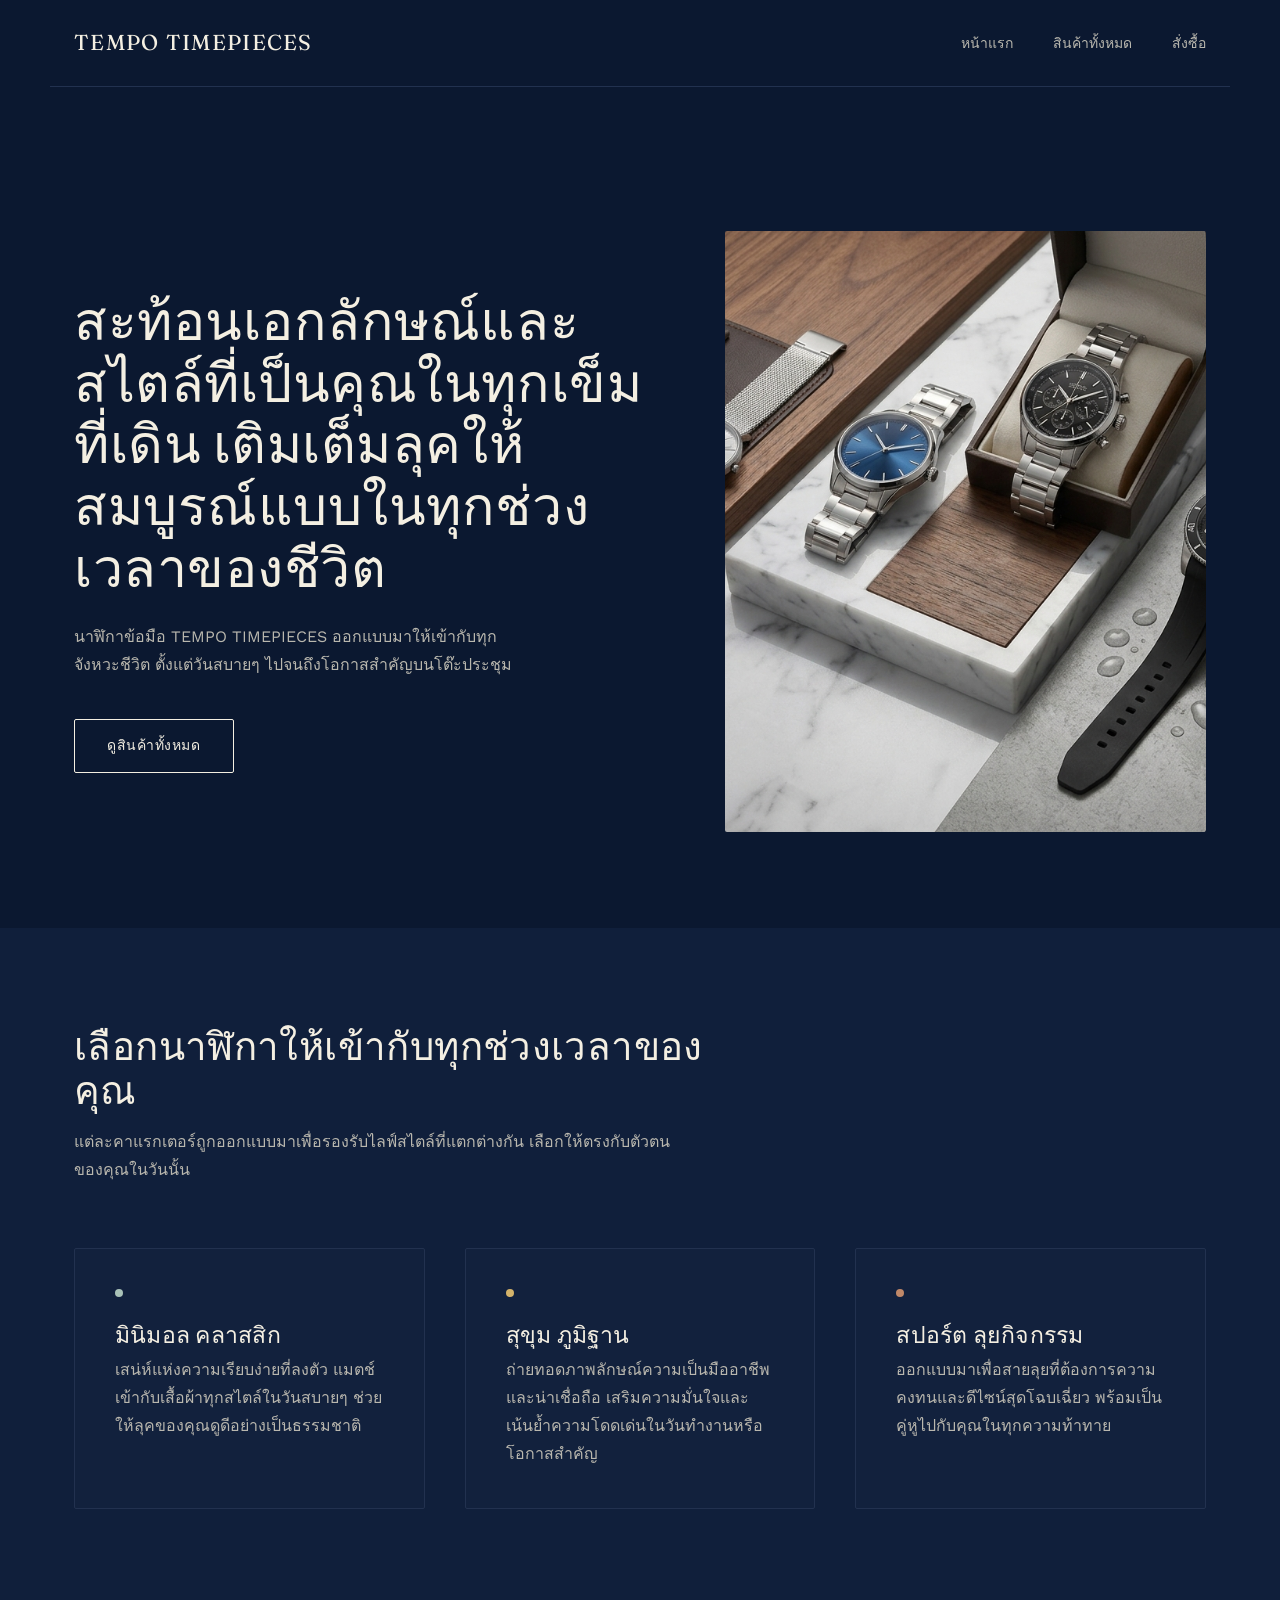
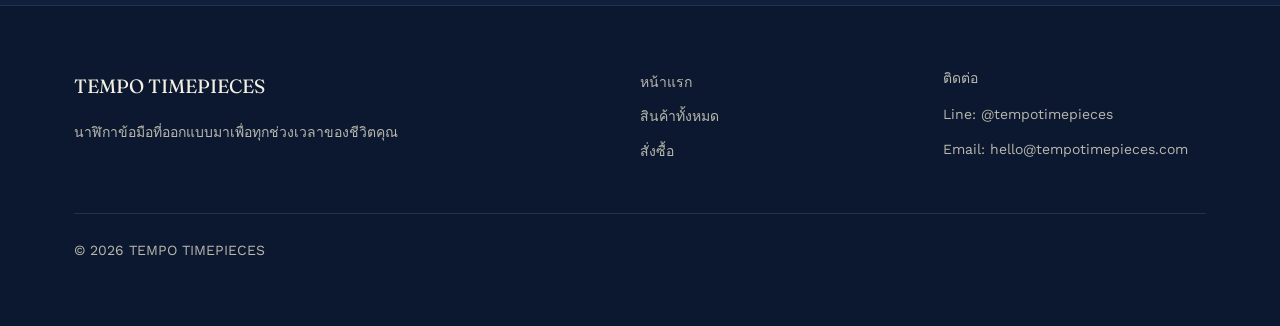
<file: landing page/index.html>
<!doctype html>
<html lang="th">
<head>
  <meta charset="UTF-8">
  <meta name="viewport" content="width=device-width, initial-scale=1.0">
  <title>TEMPO TIMEPIECES — นาฬิกาข้อมือที่เป็นคุณในทุกช่วงเวลา</title>
  <meta name="description" content="สะท้อนเอกลักษณ์และสไตล์ที่เป็นคุณในทุกเข็มที่เดิน เติมเต็มลุคให้สมบูรณ์แบบในทุกช่วงเวลาของชีวิต">
  <link rel="stylesheet" href="style.css">
</head>
<body>

  <header class="navbar container">
    <a href="index.html" class="navbar__logo">TEMPO TIMEPIECES</a>
    <nav class="navbar__links">
      <a href="index.html">หน้าแรก</a>
      <a href="product.html">สินค้าทั้งหมด</a>
      <a href="order.html">สั่งซื้อ</a>
    </nav>
    <button class="navbar__toggle" aria-label="เปิดเมนู">☰</button>
  </header>

  <!-- Hero -->
  <section class="hero container">
    <div class="hero__content">
      <h1 class="hero__title">สะท้อนเอกลักษณ์และสไตล์ที่เป็นคุณในทุกเข็มที่เดิน เติมเต็มลุคให้สมบูรณ์แบบในทุกช่วงเวลาของชีวิต</h1>
      <p class="hero__desc">นาฬิกาข้อมือ TEMPO TIMEPIECES ออกแบบมาให้เข้ากับทุกจังหวะชีวิต ตั้งแต่วันสบายๆ ไปจนถึงโอกาสสำคัญบนโต๊ะประชุม</p>
      <a href="product.html" class="btn">ดูสินค้าทั้งหมด</a>
    </div>
    <div class="hero__image">
      <img src="images/hero-banner.jpg" alt="TEMPO TIMEPIECES">
    </div>
  </section>

  <!-- Mood -->
  <section class="section section--alt">
    <div class="container">
      <div class="section-head">
        <h2>เลือกนาฬิกาให้เข้ากับทุกช่วงเวลาของคุณ</h2>
        <p>แต่ละคาแรกเตอร์ถูกออกแบบมาเพื่อรองรับไลฟ์สไตล์ที่แตกต่างกัน เลือกให้ตรงกับตัวตนของคุณในวันนั้น</p>
      </div>

      <div class="grid grid-3">
        <a href="product.html?mood=minimal" class="mood-card" data-mood="minimal">
          <span class="mood-card__dot"></span>
          <h3>มินิมอล คลาสสิก</h3>
          <p>เสน่ห์แห่งความเรียบง่ายที่ลงตัว แมตช์เข้ากับเสื้อผ้าทุกสไตล์ในวันสบายๆ ช่วยให้ลุคของคุณดูดีอย่างเป็นธรรมชาติ</p>
        </a>

        <a href="product.html?mood=executive" class="mood-card" data-mood="executive">
          <span class="mood-card__dot"></span>
          <h3>สุขุม ภูมิฐาน</h3>
          <p>ถ่ายทอดภาพลักษณ์ความเป็นมืออาชีพและน่าเชื่อถือ เสริมความมั่นใจและเน้นย้ำความโดดเด่นในวันทำงานหรือโอกาสสำคัญ</p>
        </a>

        <a href="product.html?mood=sport" class="mood-card" data-mood="sport">
          <span class="mood-card__dot"></span>
          <h3>สปอร์ต ลุยกิจกรรม</h3>
          <p>ออกแบบมาเพื่อสายลุยที่ต้องการความคงทนและดีไซน์สุดโฉบเฉี่ยว พร้อมเป็นคู่หูไปกับคุณในทุกความท้าทาย</p>
        </a>
      </div>
    </div>
  </section>

  <footer class="footer">
    <div class="container">
      <div class="footer__grid">
        <div>
          <p class="footer__logo">TEMPO TIMEPIECES</p>
          <p class="muted">นาฬิกาข้อมือที่ออกแบบมาเพื่อทุกช่วงเวลาของชีวิตคุณ</p>
        </div>
        <div>
          <ul class="footer__links">
            <li><a href="index.html">หน้าแรก</a></li>
            <li><a href="product.html">สินค้าทั้งหมด</a></li>
            <li><a href="order.html">สั่งซื้อ</a></li>
          </ul>
        </div>
        <div>
          <h4>ติดต่อ</h4>
          <ul class="footer__links">
            <li>Line: @tempotimepieces</li>
            <li>Email: hello@tempotimepieces.com</li>
          </ul>
        </div>
      </div>
      <div class="footer__bottom">
        <span>© 2026 TEMPO TIMEPIECES</span>
      </div>
    </div>
  </footer>

  <script src="script.js"></script>
</body>
</html>
</file>
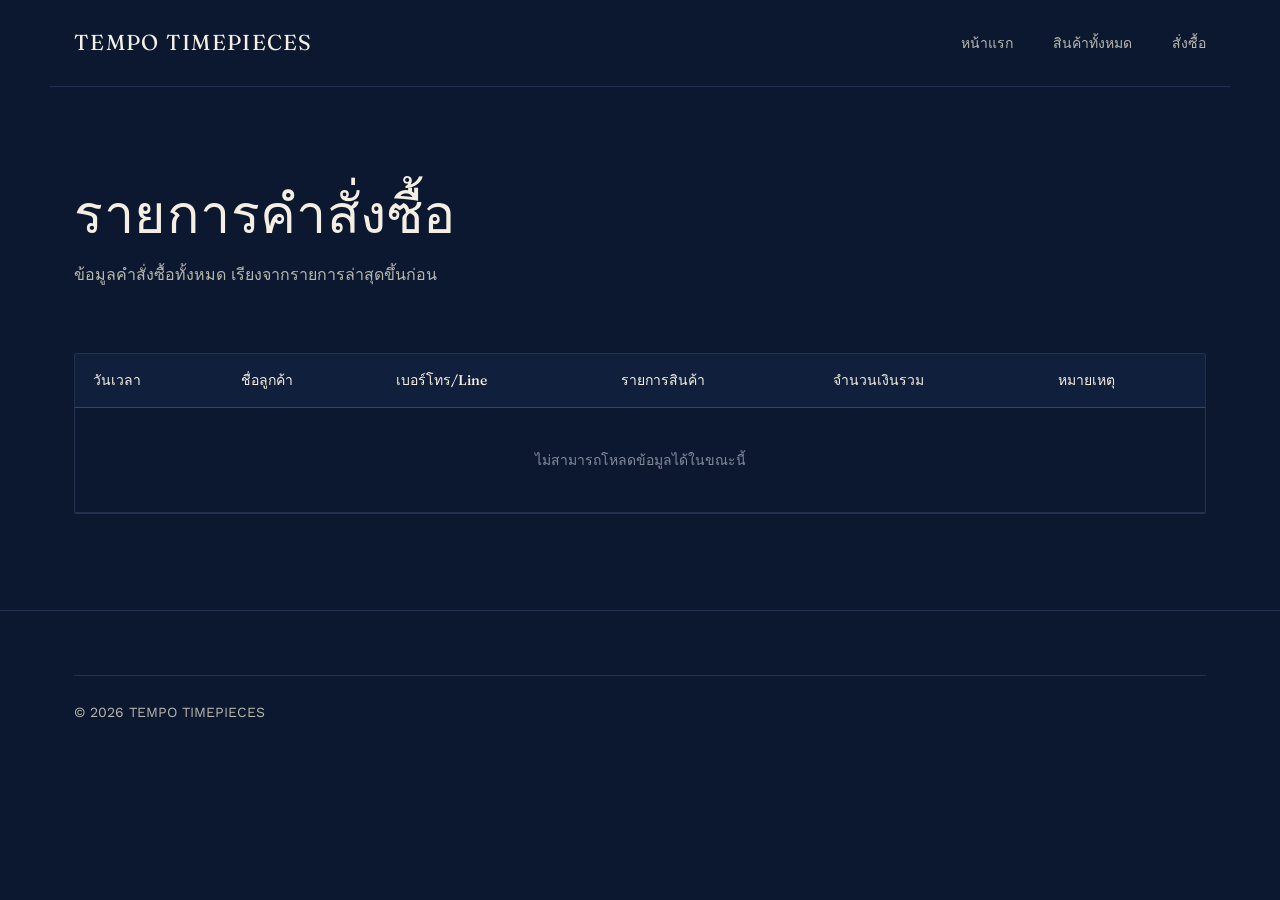
<file: landing page/admin.html>
<!doctype html>
<html lang="th">
<head>
  <meta charset="UTF-8">
  <meta name="viewport" content="width=device-width, initial-scale=1.0">
  <title>รายการคำสั่งซื้อ — TEMPO TIMEPIECES</title>
  <link rel="stylesheet" href="style.css">
</head>
<body>

  <header class="navbar container">
    <a href="index.html" class="navbar__logo">TEMPO TIMEPIECES</a>
    <nav class="navbar__links">
      <a href="index.html">หน้าแรก</a>
      <a href="product.html">สินค้าทั้งหมด</a>
      <a href="order.html">สั่งซื้อ</a>
    </nav>
    <button class="navbar__toggle" aria-label="เปิดเมนู">☰</button>
  </header>

  <section class="section">
    <div class="container">
      <div class="section-head">
        <h1>รายการคำสั่งซื้อ</h1>
        <p>ข้อมูลคำสั่งซื้อทั้งหมด เรียงจากรายการล่าสุดขึ้นก่อน</p>
      </div>

      <div class="table-wrap">
        <table id="ordersTable" class="table">
          <thead>
            <tr>
              <th>วันเวลา</th>
              <th>ชื่อลูกค้า</th>
              <th>เบอร์โทร/Line</th>
              <th>รายการสินค้า</th>
              <th>จำนวนเงินรวม</th>
              <th>หมายเหตุ</th>
            </tr>
          </thead>
          <tbody>
            <tr><td colspan="6">กำลังโหลดข้อมูล...</td></tr>
          </tbody>
        </table>
      </div>
    </div>
  </section>

  <footer class="footer">
    <div class="container">
      <div class="footer__bottom">
        <span>© 2026 TEMPO TIMEPIECES</span>
      </div>
    </div>
  </footer>

  <script src="script.js"></script>
</body>
</html>
</file>
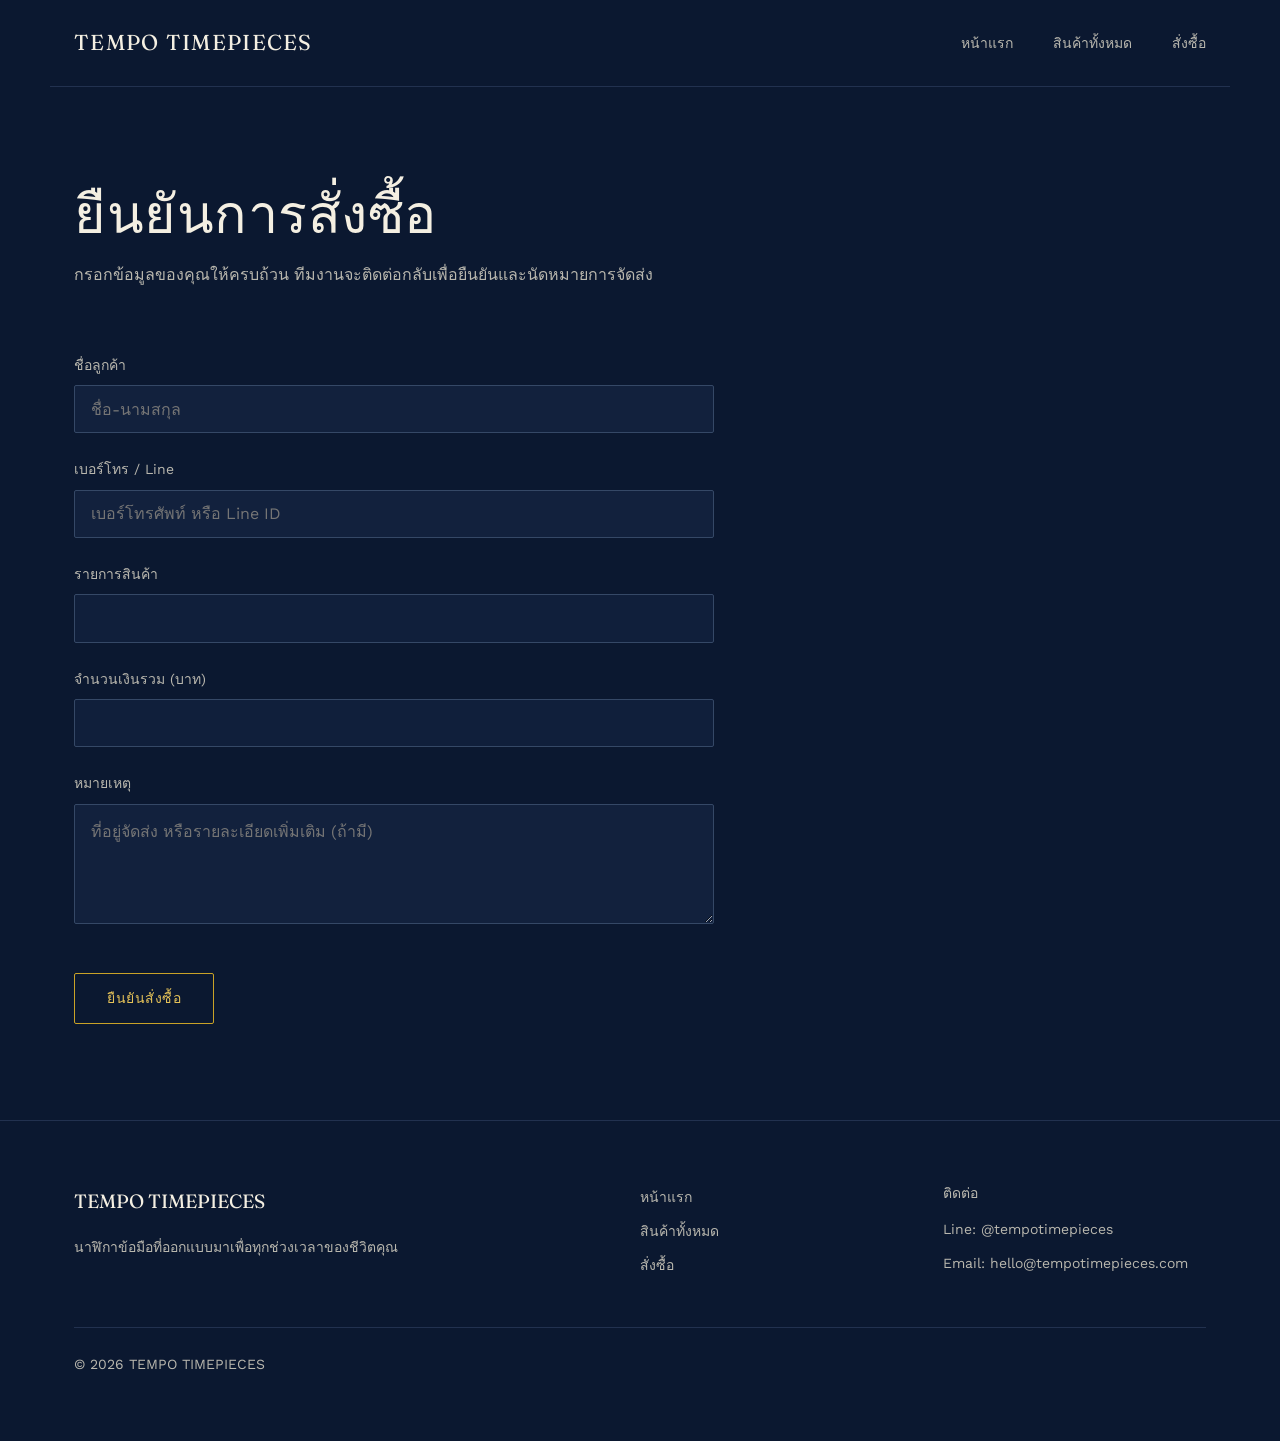
<file: landing page/order.html>
<!doctype html>
<html lang="th">
<head>
  <meta charset="UTF-8">
  <meta name="viewport" content="width=device-width, initial-scale=1.0">
  <title>สั่งซื้อ — TEMPO TIMEPIECES</title>
  <meta name="description" content="กรอกแบบฟอร์มเพื่อยืนยันการสั่งซื้อนาฬิกา TEMPO TIMEPIECES">
  <link rel="stylesheet" href="style.css">
</head>
<body>

  <header class="navbar container">
    <a href="index.html" class="navbar__logo">TEMPO TIMEPIECES</a>
    <nav class="navbar__links">
      <a href="index.html">หน้าแรก</a>
      <a href="product.html">สินค้าทั้งหมด</a>
      <a href="order.html">สั่งซื้อ</a>
    </nav>
    <button class="navbar__toggle" aria-label="เปิดเมนู">☰</button>
  </header>

  <section class="section">
    <div class="container">
      <div class="section-head">
        <h1>ยืนยันการสั่งซื้อ</h1>
        <p>กรอกข้อมูลของคุณให้ครบถ้วน ทีมงานจะติดต่อกลับเพื่อยืนยันและนัดหมายการจัดส่ง</p>
      </div>

      <form id="orderForm" class="form" novalidate>
        <div class="form-group">
          <label for="customerName">ชื่อลูกค้า</label>
          <input type="text" id="customerName" name="customerName" placeholder="ชื่อ-นามสกุล" required>
        </div>

        <div class="form-group">
          <label for="contact">เบอร์โทร / Line</label>
          <input type="text" id="contact" name="contact" placeholder="เบอร์โทรศัพท์ หรือ Line ID" required>
        </div>

        <div class="form-group">
          <label for="items">รายการสินค้า</label>
          <input type="text" id="items" name="items" readonly>
        </div>

        <div class="form-group">
          <label for="total">จำนวนเงินรวม (บาท)</label>
          <input type="text" id="total" name="total" readonly>
        </div>

        <div class="form-group">
          <label for="note">หมายเหตุ</label>
          <textarea id="note" name="note" placeholder="ที่อยู่จัดส่ง หรือรายละเอียดเพิ่มเติม (ถ้ามี)"></textarea>
        </div>

        <div class="form-actions">
          <button type="submit" class="btn btn--gold">ยืนยันสั่งซื้อ</button>
        </div>
      </form>
    </div>
  </section>

  <footer class="footer">
    <div class="container">
      <div class="footer__grid">
        <div>
          <p class="footer__logo">TEMPO TIMEPIECES</p>
          <p class="muted">นาฬิกาข้อมือที่ออกแบบมาเพื่อทุกช่วงเวลาของชีวิตคุณ</p>
        </div>
        <div>
          <ul class="footer__links">
            <li><a href="index.html">หน้าแรก</a></li>
            <li><a href="product.html">สินค้าทั้งหมด</a></li>
            <li><a href="order.html">สั่งซื้อ</a></li>
          </ul>
        </div>
        <div>
          <h4>ติดต่อ</h4>
          <ul class="footer__links">
            <li>Line: @tempotimepieces</li>
            <li>Email: hello@tempotimepieces.com</li>
          </ul>
        </div>
      </div>
      <div class="footer__bottom">
        <span>© 2026 TEMPO TIMEPIECES</span>
      </div>
    </div>
  </footer>

  <script src="script.js"></script>
</body>
</html>
</file>
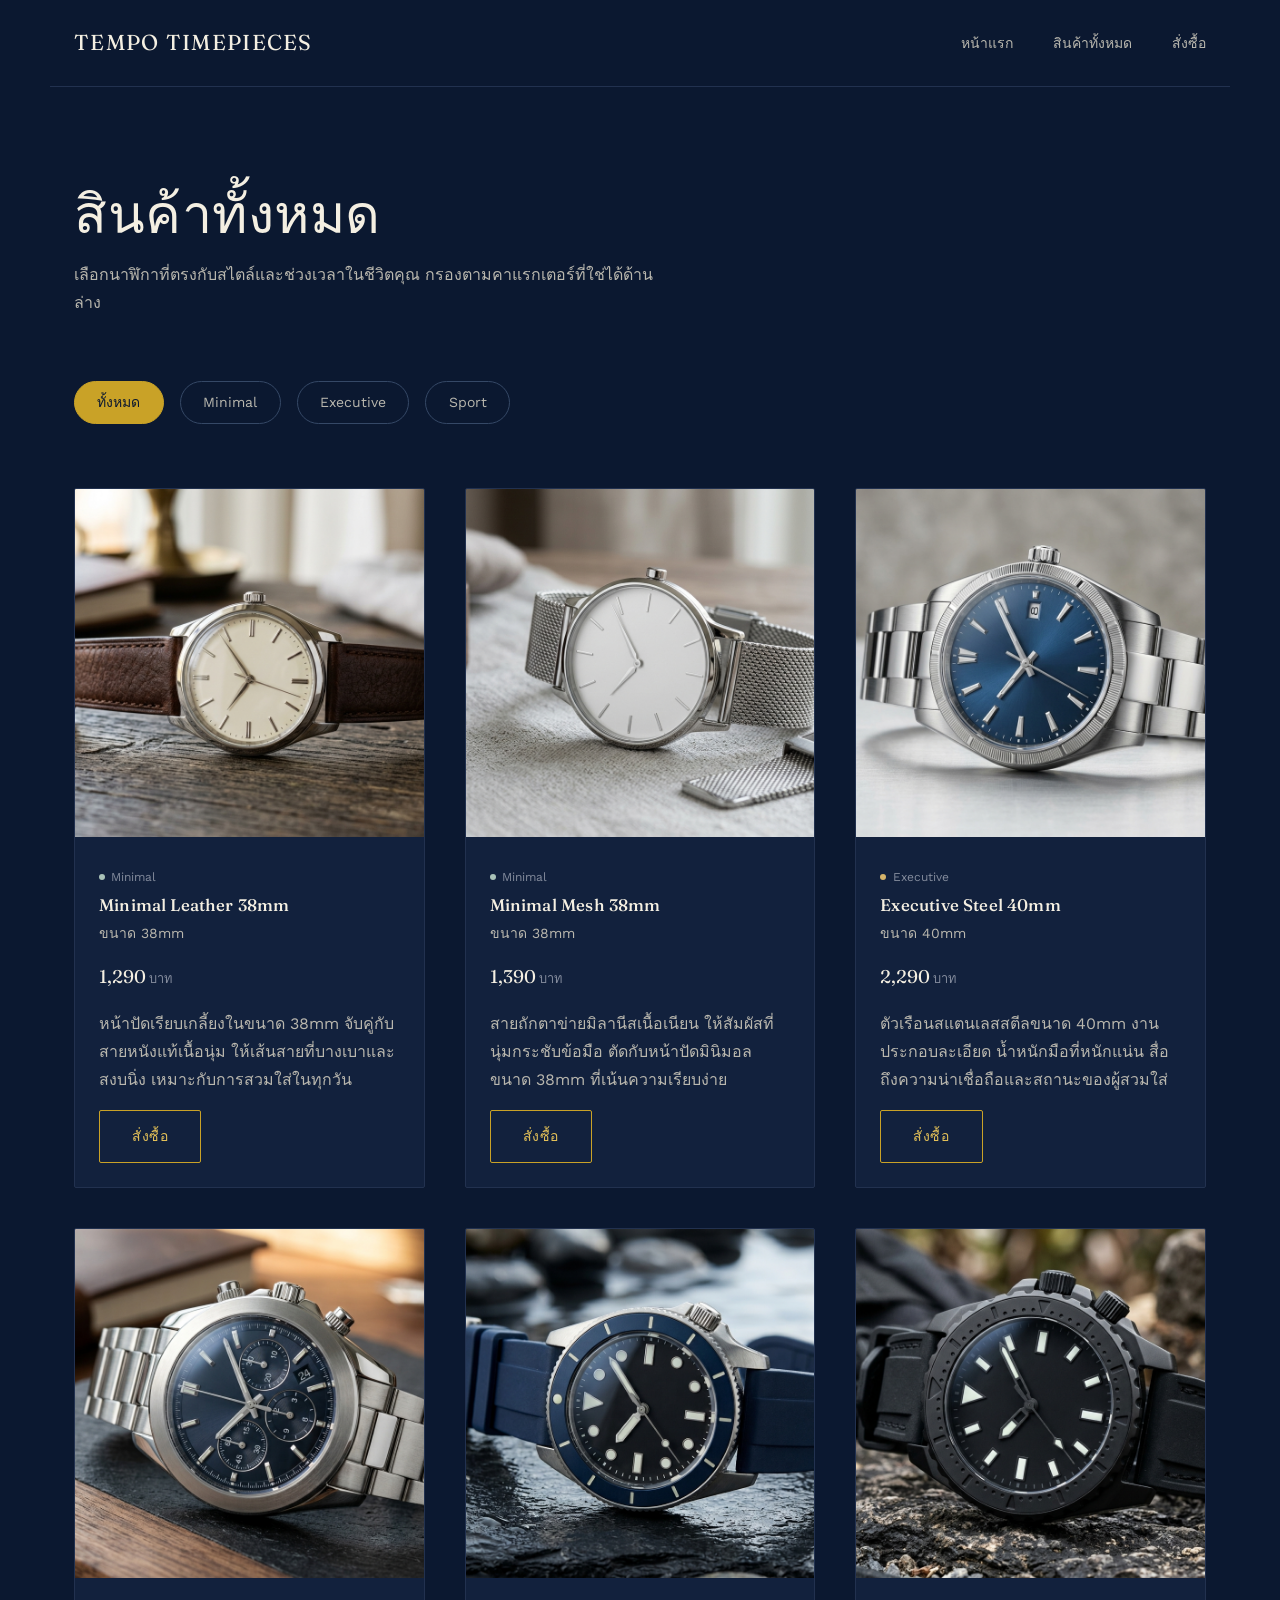
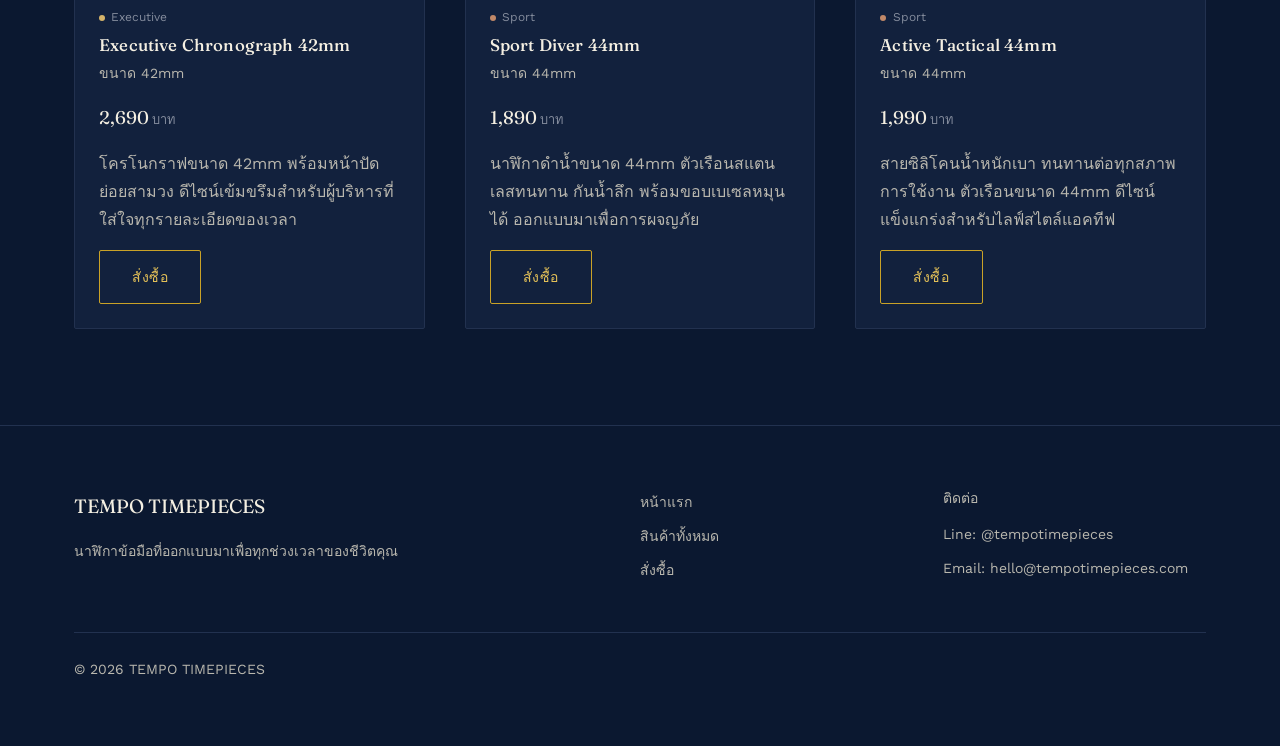
<file: landing page/product.html>
<!doctype html>
<html lang="th">
<head>
  <meta charset="UTF-8">
  <meta name="viewport" content="width=device-width, initial-scale=1.0">
  <title>สินค้าทั้งหมด — TEMPO TIMEPIECES</title>
  <meta name="description" content="เลือกชมนาฬิกาข้อมือ TEMPO TIMEPIECES ทุกรุ่น ทั้งมินิมอล คลาสสิก, สุขุม ภูมิฐาน และสปอร์ต ลุยกิจกรรม">
  <link rel="stylesheet" href="style.css">
</head>
<body>

  <header class="navbar container">
    <a href="index.html" class="navbar__logo">TEMPO TIMEPIECES</a>
    <nav class="navbar__links">
      <a href="index.html">หน้าแรก</a>
      <a href="product.html">สินค้าทั้งหมด</a>
      <a href="order.html">สั่งซื้อ</a>
    </nav>
    <button class="navbar__toggle" aria-label="เปิดเมนู">☰</button>
  </header>

  <section class="section">
    <div class="container">
      <div class="section-head">
        <h1>สินค้าทั้งหมด</h1>
        <p>เลือกนาฬิกาที่ตรงกับสไตล์และช่วงเวลาในชีวิตคุณ กรองตามคาแรกเตอร์ที่ใช่ได้ด้านล่าง</p>
      </div>

      <div id="filter-bar" class="filter-bar" role="tablist" aria-label="กรองสินค้าตาม mood"></div>

      <div id="product-list" class="grid grid-3"></div>
    </div>
  </section>

  <footer class="footer">
    <div class="container">
      <div class="footer__grid">
        <div>
          <p class="footer__logo">TEMPO TIMEPIECES</p>
          <p class="muted">นาฬิกาข้อมือที่ออกแบบมาเพื่อทุกช่วงเวลาของชีวิตคุณ</p>
        </div>
        <div>
          <ul class="footer__links">
            <li><a href="index.html">หน้าแรก</a></li>
            <li><a href="product.html">สินค้าทั้งหมด</a></li>
            <li><a href="order.html">สั่งซื้อ</a></li>
          </ul>
        </div>
        <div>
          <h4>ติดต่อ</h4>
          <ul class="footer__links">
            <li>Line: @tempotimepieces</li>
            <li>Email: hello@tempotimepieces.com</li>
          </ul>
        </div>
      </div>
      <div class="footer__bottom">
        <span>© 2026 TEMPO TIMEPIECES</span>
      </div>
    </div>
  </footer>

  <script src="script.js"></script>
</body>
</html>
</file>
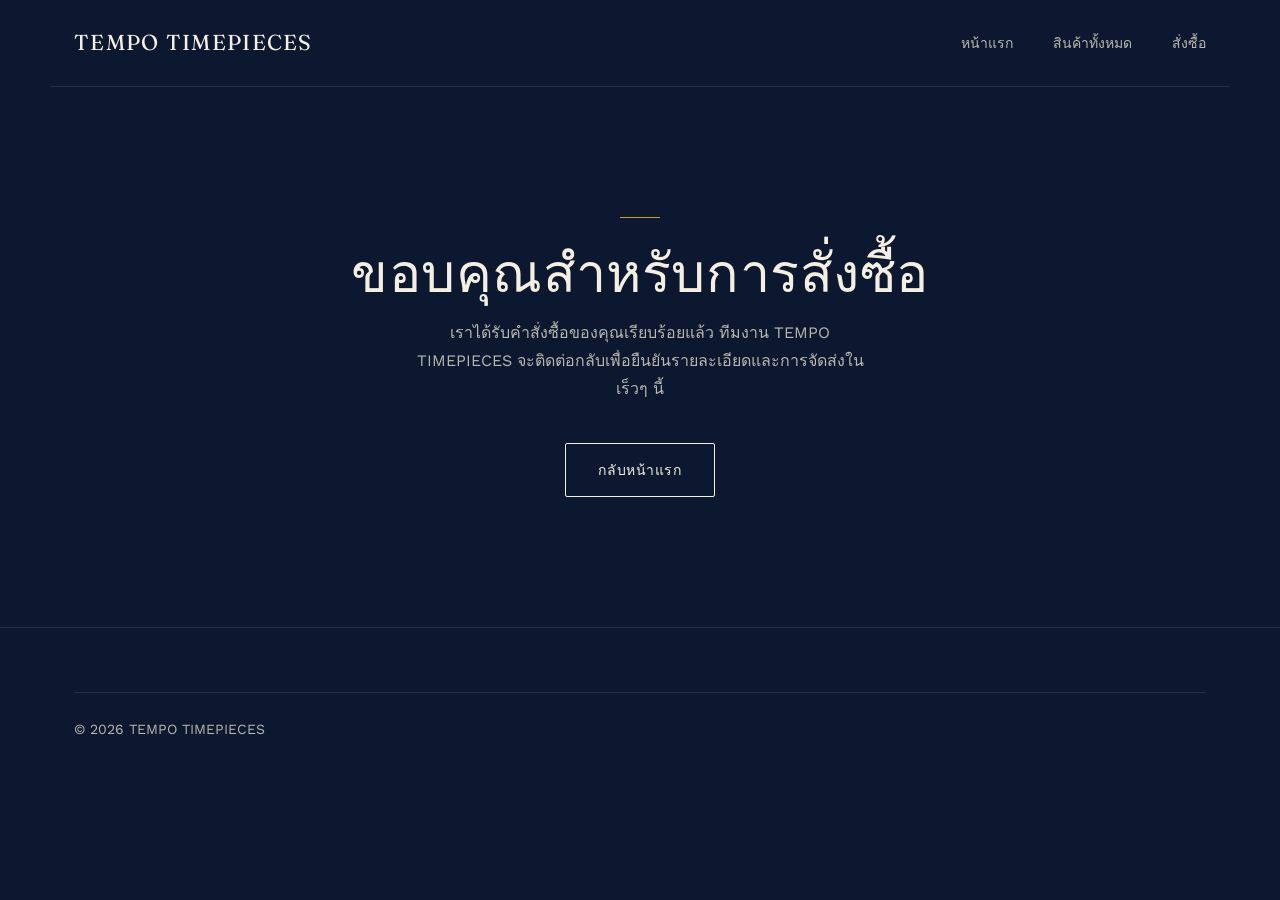
<file: landing page/thankyou.html>
<!doctype html>
<html lang="th">
<head>
  <meta charset="UTF-8">
  <meta name="viewport" content="width=device-width, initial-scale=1.0">
  <title>ขอบคุณสำหรับการสั่งซื้อ — TEMPO TIMEPIECES</title>
  <link rel="stylesheet" href="style.css">
</head>
<body>

  <header class="navbar container">
    <a href="index.html" class="navbar__logo">TEMPO TIMEPIECES</a>
    <nav class="navbar__links">
      <a href="index.html">หน้าแรก</a>
      <a href="product.html">สินค้าทั้งหมด</a>
      <a href="order.html">สั่งซื้อ</a>
    </nav>
    <button class="navbar__toggle" aria-label="เปิดเมนู">☰</button>
  </header>

  <section class="container">
    <div class="simple-page">
      <span class="simple-page__mark"></span>
      <h1>ขอบคุณสำหรับการสั่งซื้อ</h1>
      <p>เราได้รับคำสั่งซื้อของคุณเรียบร้อยแล้ว ทีมงาน TEMPO TIMEPIECES จะติดต่อกลับเพื่อยืนยันรายละเอียดและการจัดส่งในเร็วๆ นี้</p>
      <a href="index.html" class="btn">กลับหน้าแรก</a>
    </div>
  </section>

  <footer class="footer">
    <div class="container">
      <div class="footer__bottom">
        <span>© 2026 TEMPO TIMEPIECES</span>
      </div>
    </div>
  </footer>

</body>
</html>
</file>
<file: landing page/style.css>
/* ==========================================================================
   TEMPO TIMEPIECES — Global Theme
   โทนพรีเมียม เรียบหรู มินิมอล: ครีม-กรม (navy) + ทอง/บรอนซ์อ่อนเป็นสีเน้น
   ========================================================================== */

@import url('https://fonts.googleapis.com/css2?family=Fraunces:opsz,wght@9..144,300;9..144,400;9..144,500;9..144,600&family=Work+Sans:wght@300;400;500&display=swap');

/* --------------------------------------------------------------------------
   1. Design Tokens
   -------------------------------------------------------------------------- */
:root{
  /* base palette — พื้นหลังกรมเข้ม (navy) ตัวอักษรโทนสว่าง เน้นด้วยทอง */
  --color-bg:            #0B1830;   /* กรมเข้ม พื้นหลังหลัก */
  --color-bg-alt:        #101F3B;   /* กรมเข้มขึ้นเล็กน้อย สำหรับ section สลับ */
  --color-surface:       #12213D;   /* พื้นผิวการ์ด/ฟอร์ม เข้มกว่าพื้นหลังเล็กน้อย */
  --color-ink:           #F4EFE2;   /* ครีมสว่าง ใช้เป็นสีตัวอักษรหลักบนพื้นกรม */
  --color-ink-soft:      #B9B7AE;   /* ข้อความรอง โทนเทาอมครีม */
  --color-ink-faint:     #838B9C;   /* ข้อความจาง / placeholder */
  --color-line:          #22314F;   /* เส้นขอบบางบนพื้นเข้ม */
  --color-line-strong:   #354866;

  /* accent: gold — สว่างเด่นบนพื้นกรม */
  --color-accent:        #C9A227;
  --color-accent-dark:   #E4C158;   /* ทองสว่างขึ้น ใช้เป็นสีตัวอักษร/hover บนพื้นเข้ม */
  --color-accent-soft:   #7A6323;   /* ทองเข้ม ใช้เป็นพื้นหลัง/กรอบเมื่อต้องการทองหม่นลง */

  /* mood accents — ใช้แตะเบาๆ เท่านั้น (จุดเล็ก, ไอคอน, เส้นใต้) */
  --mood-minimal:        #A9C2B8;   /* เขียวเทาซิลเวอร์อ่อน ปรับให้สว่างขึ้นบนพื้นเข้ม */
  --mood-executive:      #D4B36A;   /* ทองแอนทีค สว่างขึ้นให้มองเห็นบนพื้นเข้ม */
  --mood-sport:          #C08868;   /* สนิมน้ำตาล สว่างขึ้นให้มองเห็นบนพื้นเข้ม */

  /* typography */
  --font-display: 'Fraunces', 'Noto Serif Thai', serif;
  --font-body:    'Work Sans', 'Noto Sans Thai', sans-serif;

  --fs-h1: clamp(2.4rem, 4.2vw, 4.2rem);
  --fs-h2: clamp(1.9rem, 3vw, 2.8rem);
  --fs-h3: clamp(1.3rem, 1.8vw, 1.6rem);
  --fs-body: 1rem;
  --fs-small: 0.875rem;

  --lh-heading: 1.15;
  --lh-body: 1.75;

  /* spacing scale — เว้นระยะเยอะให้ดูโปร่ง */
  --space-1: 0.5rem;
  --space-2: 1rem;
  --space-3: 1.5rem;
  --space-4: 2.5rem;
  --space-5: 4rem;
  --space-6: 6rem;
  --space-7: 9rem;

  --container-width: 1180px;
  --radius: 2px;              /* เกือบเหลี่ยม ให้ความรู้สึกหรูนิ่ง ไม่ใช้ bo-radius กลมมน */
  --transition: 220ms ease;
}

/* --------------------------------------------------------------------------
   2. Reset
   -------------------------------------------------------------------------- */
*, *::before, *::after{ box-sizing: border-box; }

html{ scroll-behavior: smooth; }

body{
  margin: 0;
  background: var(--color-bg);
  color: var(--color-ink);
  font-family: var(--font-body);
  font-size: var(--fs-body);
  line-height: var(--lh-body);
  font-weight: 400;
  -webkit-font-smoothing: antialiased;
}

img{ max-width: 100%; display: block; }

a{ color: inherit; text-decoration: none; }

ul, ol{ margin: 0; padding: 0; list-style: none; }

button, input, textarea, select{
  font-family: inherit;
  font-size: inherit;
  color: inherit;
}

button{
  background: none;
  border: none;
  padding: 0;
  margin: 0;
  appearance: none;
  -webkit-appearance: none;
  cursor: pointer;
}

h1, h2, h3, h4{
  font-family: var(--font-display);
  font-weight: 500;
  line-height: var(--lh-heading);
  margin: 0 0 var(--space-2);
  letter-spacing: 0.01em;
}

h1{ font-size: var(--fs-h1); font-weight: 400; }
h2{ font-size: var(--fs-h2); font-weight: 500; }
h3{ font-size: var(--fs-h3); font-weight: 500; }

p{ margin: 0 0 var(--space-2); color: var(--color-ink-soft); }

/* focus visibility (accessibility) */
a:focus-visible,
button:focus-visible,
input:focus-visible{
  outline: 1px solid var(--color-accent);
  outline-offset: 3px;
}

@media (prefers-reduced-motion: reduce){
  *{ animation: none !important; transition: none !important; scroll-behavior: auto !important; }
}

/* --------------------------------------------------------------------------
   3. Layout helpers
   -------------------------------------------------------------------------- */
.container{
  width: 100%;
  max-width: var(--container-width);
  margin-inline: auto;
  padding-inline: var(--space-3);
}

.section{
  padding-block: var(--space-6);
}

.section--alt{
  background: var(--color-bg-alt);
}

.section-head{
  max-width: 640px;
  margin-bottom: var(--space-5);
}

.section-head p{
  max-width: 60ch;
}

.text-center{ text-align: center; margin-inline: auto; }

.grid{
  display: grid;
  gap: var(--space-4);
}

.grid-2{ grid-template-columns: repeat(2, 1fr); }
.grid-3{ grid-template-columns: repeat(3, 1fr); }

@media (max-width: 900px){
  .grid-3{ grid-template-columns: repeat(2, 1fr); }
}

@media (max-width: 640px){
  .grid-2, .grid-3{ grid-template-columns: 1fr; }
  .section{ padding-block: var(--space-5); }
  .container{ padding-inline: var(--space-2); }
}

/* --------------------------------------------------------------------------
   4. Navbar
   -------------------------------------------------------------------------- */
.navbar{
  display: flex;
  align-items: center;
  justify-content: space-between;
  padding-block: var(--space-3);
  border-bottom: 1px solid var(--color-line);
}

.navbar__logo{
  font-family: var(--font-display);
  font-size: 1.35rem;
  letter-spacing: 0.06em;
}

.navbar__links{
  display: flex;
  gap: var(--space-4);
  font-size: var(--fs-small);
  color: var(--color-ink-soft);
}

.navbar__links a{
  transition: color var(--transition);
}

.navbar__links a:hover{
  color: var(--color-accent-dark);
}

.navbar__toggle{
  display: none;
  background: none;
  border: 1px solid var(--color-line-strong);
  padding: var(--space-1) var(--space-2);
}

@media (max-width: 720px){
  .navbar__links{ display: none; }
  .navbar__toggle{ display: inline-block; }
}

/* --------------------------------------------------------------------------
   5. Buttons
   -------------------------------------------------------------------------- */
.btn{
  display: inline-flex;
  align-items: center;
  justify-content: center;
  gap: var(--space-1);
  padding: 0.85rem 2rem;
  border: 1px solid var(--color-ink);
  background: transparent;
  color: var(--color-ink);
  font-size: var(--fs-small);
  letter-spacing: 0.04em;
  cursor: pointer;
  border-radius: var(--radius);
  transition: background var(--transition), color var(--transition), border-color var(--transition);
}

.btn:hover{
  background: var(--color-ink);
  color: var(--color-surface);
}

.btn--gold{
  border-color: var(--color-accent);
  color: var(--color-accent-dark);
}

.btn--gold:hover{
  background: var(--color-accent);
  border-color: var(--color-accent);
  color: var(--color-surface);
}

.btn--ghost{
  border-color: transparent;
  padding-inline: 0;
}

.btn--ghost:hover{
  background: transparent;
  color: var(--color-accent-dark);
}

/* --------------------------------------------------------------------------
   6. Hero
   -------------------------------------------------------------------------- */
.hero{
  display: grid;
  grid-template-columns: 1.1fr 0.9fr;
  align-items: center;
  gap: var(--space-5);
  padding-block: var(--space-7) var(--space-6);
}

.hero__eyebrow{
  color: var(--color-accent-dark);
  font-size: var(--fs-small);
  letter-spacing: 0.08em;
  margin-bottom: var(--space-2);
}

.hero__title{ margin-bottom: var(--space-3); }

.hero__desc{
  max-width: 46ch;
  margin-bottom: var(--space-4);
}

.hero__image{
  border-radius: var(--radius);
  overflow: hidden;
  aspect-ratio: 4 / 5;
}

.hero__image img{
  width: 100%;
  height: 100%;
  object-fit: cover;
}

@media (max-width: 860px){
  .hero{
    grid-template-columns: 1fr;
    padding-block: var(--space-5);
    text-align: left;
  }
}

/* --------------------------------------------------------------------------
   7. Product Card
   -------------------------------------------------------------------------- */
.product-card{
  background: var(--color-surface);
  border: 1px solid var(--color-line);
  border-radius: var(--radius);
  overflow: hidden;
  transition: border-color var(--transition);
}

.product-card:hover{
  border-color: var(--color-line-strong);
}

.product-card__image{
  aspect-ratio: 1 / 1;
  background: var(--color-bg-alt);
  overflow: hidden;
}

.product-card__image img{
  width: 100%;
  height: 100%;
  object-fit: cover;
  transition: transform 400ms ease;
}

.product-card:hover .product-card__image img{
  transform: scale(1.03);
}

.product-card__body{
  padding: var(--space-3);
}

.product-card__mood{
  display: inline-flex;
  align-items: center;
  gap: 0.4rem;
  font-size: 0.75rem;
  color: var(--color-ink-faint);
  margin-bottom: var(--space-1);
}

/* จุดเล็กๆ บอก mood — ไม่ทาสีพื้นหลังเต็มการ์ด */
.product-card__mood::before{
  content: '';
  width: 6px;
  height: 6px;
  border-radius: 50%;
  background: var(--dot-color, var(--color-accent));
  display: inline-block;
}

.product-card[data-mood="minimal"]    .product-card__mood{ --dot-color: var(--mood-minimal); }
.product-card[data-mood="executive"]  .product-card__mood{ --dot-color: var(--mood-executive); }
.product-card[data-mood="sport"]      .product-card__mood{ --dot-color: var(--mood-sport); }

.product-card__name{
  font-size: 1.05rem;
  margin-bottom: 0.35rem;
}

.product-card__meta{
  font-size: var(--fs-small);
  color: var(--color-ink-soft);
  margin-bottom: var(--space-2);
}

.product-card__price{
  font-family: var(--font-display);
  font-size: 1.15rem;
  color: var(--color-ink);
}

.product-card__price::after{
  content: ' บาท';
  font-size: 0.8rem;
  color: var(--color-ink-faint);
}

/* --------------------------------------------------------------------------
   7b. Mood Card (ใช้ในหน้าแรก — แนะนำ mood ทั้ง 3 แบบ)
   -------------------------------------------------------------------------- */
.mood-card{
  display: block;
  background: var(--color-surface);
  border: 1px solid var(--color-line);
  border-radius: var(--radius);
  padding: var(--space-4);
  transition: border-color var(--transition), transform var(--transition);
}

.mood-card:hover{
  border-color: var(--color-line-strong);
  transform: translateY(-2px);
}

.mood-card__dot{
  width: 8px;
  height: 8px;
  border-radius: 50%;
  display: inline-block;
  margin-bottom: var(--space-2);
  background: var(--dot-color, var(--color-accent));
}

.mood-card[data-mood="minimal"]   .mood-card__dot{ --dot-color: var(--mood-minimal); }
.mood-card[data-mood="executive"] .mood-card__dot{ --dot-color: var(--mood-executive); }
.mood-card[data-mood="sport"]     .mood-card__dot{ --dot-color: var(--mood-sport); }

.mood-card h3{ margin-bottom: var(--space-1); }
.mood-card p{ margin-bottom: 0; max-width: 40ch; }

/* --------------------------------------------------------------------------
   8. Filter / Tabs (mood filter บนหน้ารวมสินค้า)
   -------------------------------------------------------------------------- */
.filter-bar{
  display: flex;
  flex-wrap: wrap;
  gap: var(--space-2);
  margin-bottom: var(--space-5);
}

.filter-bar__item{
  padding: 0.6rem 1.4rem;
  border: 1px solid var(--color-line-strong);
  border-radius: 999px;
  background: transparent;
  font-size: var(--fs-small);
  color: var(--color-ink-soft);
  cursor: pointer;
  appearance: none;
  -webkit-appearance: none;
  transition: background var(--transition), color var(--transition), border-color var(--transition);
}

.filter-bar__item:hover{
  border-color: var(--color-accent);
  color: var(--color-ink);
}

.filter-bar__item[aria-selected="true"]{
  background: var(--color-accent);
  border-color: var(--color-accent);
  color: var(--color-bg);
  font-weight: 500;
}

/* --------------------------------------------------------------------------
   9. Footer
   -------------------------------------------------------------------------- */
.footer{
  border-top: 1px solid var(--color-line);
  padding-block: var(--space-5);
  font-size: var(--fs-small);
  color: var(--color-ink-soft);
}

.footer__grid{
  display: grid;
  grid-template-columns: 2fr 1fr 1fr;
  gap: var(--space-4);
  margin-bottom: var(--space-4);
}

.footer__logo{
  font-family: var(--font-display);
  font-size: 1.2rem;
  color: var(--color-ink);
  margin-bottom: var(--space-2);
}

.footer__links li{ margin-bottom: 0.6rem; }

.footer__links a{ transition: color var(--transition); }

.footer__links a:hover{ color: var(--color-accent-dark); }

.footer__bottom{
  border-top: 1px solid var(--color-line);
  padding-top: var(--space-3);
  display: flex;
  justify-content: space-between;
  flex-wrap: wrap;
  gap: var(--space-2);
}

@media (max-width: 640px){
  .footer__grid{ grid-template-columns: 1fr; gap: var(--space-3); }
}

/* --------------------------------------------------------------------------
   10. Form elements (เช่น newsletter / ติดต่อ)
   -------------------------------------------------------------------------- */
.field{
  display: flex;
  border: 1px solid var(--color-line-strong);
  border-radius: var(--radius);
  overflow: hidden;
}

.field input{
  flex: 1;
  border: none;
  background: transparent;
  padding: 0.85rem 1rem;
}

.field input:focus{ outline: none; }

.field button{
  border: none;
  background: var(--color-ink);
  color: var(--color-surface);
  padding: 0 1.5rem;
  cursor: pointer;
  transition: background var(--transition);
}

.field button:hover{ background: var(--color-accent-dark); }

/* --------------------------------------------------------------------------
   10b. Form (order.html — ฟอร์มสั่งซื้อ)
   -------------------------------------------------------------------------- */
.form{
  max-width: 640px;
}

.form-group{
  margin-bottom: var(--space-3);
}

.form-group label{
  display: block;
  margin-bottom: 0.5rem;
  font-size: var(--fs-small);
  color: var(--color-ink-soft);
}

.form-group input,
.form-group textarea{
  width: 100%;
  padding: 0.85rem 1rem;
  border: 1px solid var(--color-line-strong);
  border-radius: var(--radius);
  background: var(--color-surface);
  transition: border-color var(--transition);
}

.form-group input:focus,
.form-group textarea:focus{
  outline: none;
  border-color: var(--color-accent);
}

.form-group textarea{
  resize: vertical;
  min-height: 120px;
  font-family: inherit;
  line-height: var(--lh-body);
}

.form-group input[readonly]{
  background: var(--color-bg-alt);
  color: var(--color-ink-soft);
}

.form-actions{
  margin-top: var(--space-4);
}

/* --------------------------------------------------------------------------
   10c. Table (admin.html — รายการคำสั่งซื้อ)
   -------------------------------------------------------------------------- */
.table-wrap{
  overflow-x: auto;
  border: 1px solid var(--color-line);
  border-radius: var(--radius);
}

.table{
  width: 100%;
  border-collapse: collapse;
  font-size: var(--fs-small);
  min-width: 720px;
}

.table th,
.table td{
  padding: 0.9rem 1.1rem;
  text-align: left;
  border-bottom: 1px solid var(--color-line);
  white-space: nowrap;
}

.table td{
  white-space: normal;
}

.table thead th{
  font-family: var(--font-display);
  font-weight: 500;
  color: var(--color-ink);
  background: var(--color-bg-alt);
  border-bottom: 1px solid var(--color-line-strong);
}

.table tbody tr:hover{
  background: var(--color-bg-alt);
}

.table tbody td[colspan]{
  text-align: center;
  color: var(--color-ink-faint);
  padding: var(--space-4);
}

/* --------------------------------------------------------------------------
   10d. Simple centered page (thankyou.html)
   -------------------------------------------------------------------------- */
.simple-page{
  min-height: 60vh;
  display: flex;
  flex-direction: column;
  align-items: center;
  justify-content: center;
  text-align: center;
  padding-block: var(--space-6);
}

.simple-page__mark{
  width: 40px;
  height: 1px;
  background: var(--color-accent);
  margin-bottom: var(--space-3);
}

.simple-page p{
  max-width: 46ch;
  margin-bottom: var(--space-4);
}
.muted{ color: var(--color-ink-soft); }
.divider{ height: 1px; background: var(--color-line); border: none; margin: var(--space-4) 0; }
.visually-hidden{
  position: absolute; width: 1px; height: 1px; overflow: hidden;
  clip: rect(0,0,0,0); white-space: nowrap;
}
</file>
